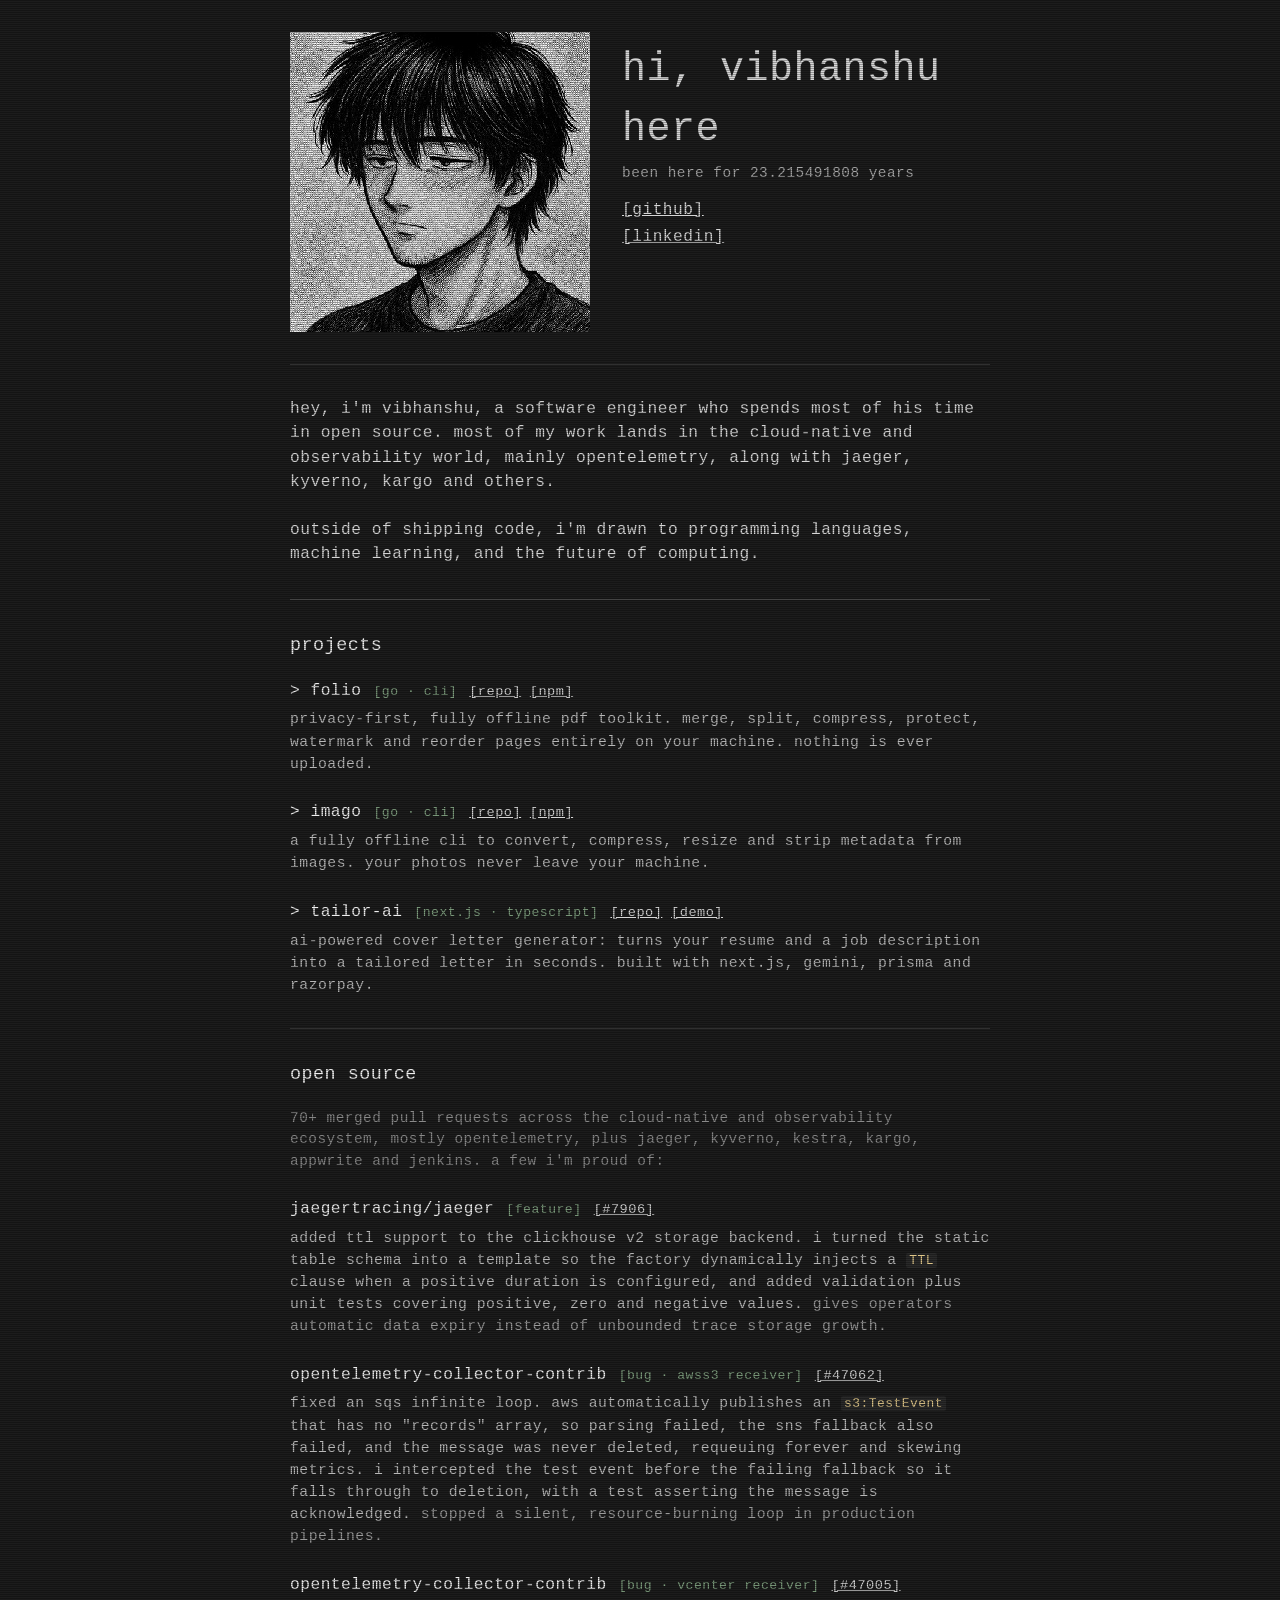
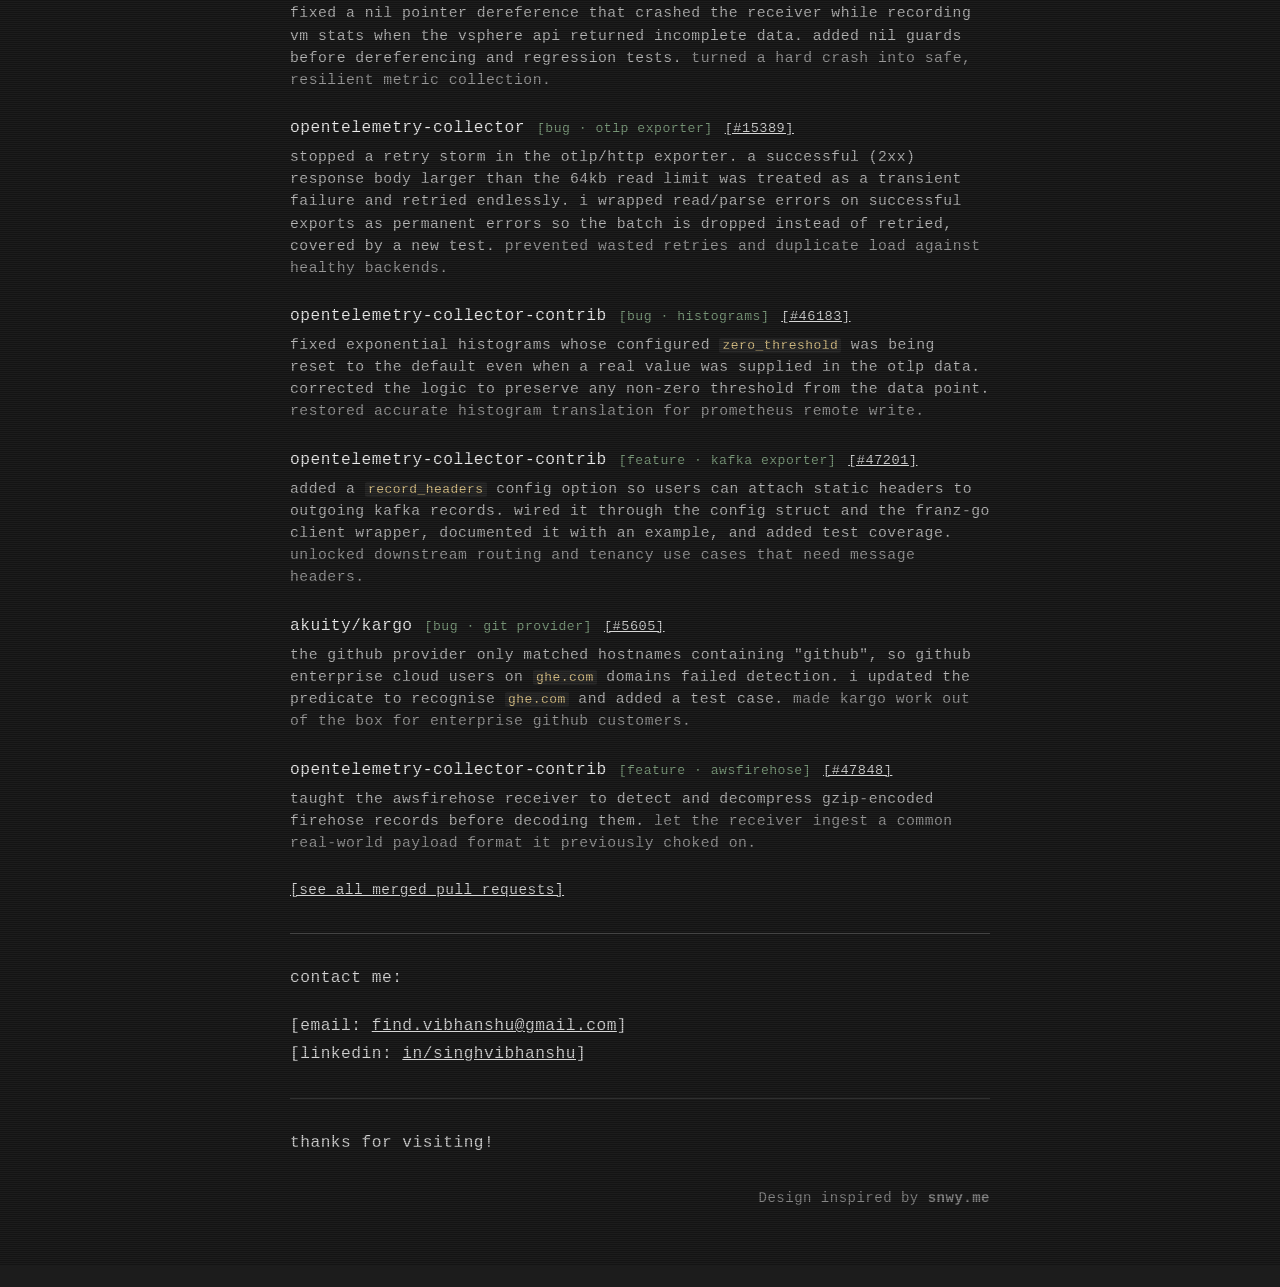
<file: index.html>
<!DOCTYPE html>

<html lang="en">
<head>
<meta charset="UTF-8">
<meta name="viewport" content="width=device-width, initial-scale=1.0">
<title>Vibhanshu Singh | Software Engineer</title>
<meta name="description" content="Vibhanshu Singh, software engineer interested in open-source, programming languages, machine learning, and the future of computing.">
<link rel="icon" type="image/png" href="favicon.png">

<!-- Open Graph / social preview -->
<meta property="og:type" content="website">
<meta property="og:title" content="Vibhanshu Singh | Software Engineer">
<meta property="og:description" content="Software engineer interested in open-source, programming languages, and machine learning.">
<meta property="og:image" content="https://singhvibhanshu.github.io/profile.jpg">
<meta property="og:url" content="https://singhvibhanshu.github.io/">
<meta name="twitter:card" content="summary">

<link rel="preconnect" href="https://fonts.googleapis.com">
<link rel="preconnect" href="https://fonts.gstatic.com" crossorigin>

<style>
body {
    background-color: #1c1c1c;
    color: #d7d7d7;
    font-family: 'Cutive Mono', monospace;
    font-size: 16.2px;
    letter-spacing: 0.5px;
    line-height: 1.5;
    margin: 0;
    padding: 2rem;
    min-height: 100vh;
    position: relative;
    overflow-x: hidden;
}

body::after {
    content: "";
    position: absolute;
    top: 0;
    left: 0;
    right: 0;
    bottom: 0;
    background: repeating-linear-gradient(
        0deg,
        rgba(0,0,0,0.3),
        rgba(0,0,0,0.3) 1px,
        transparent 1px,
        transparent 2px
    );
    pointer-events: none;
    z-index: 1000;
}

.container {
    max-width: 700px;
    width: 100%;
    margin: auto;
}

.header {
    display: flex;
    align-items: flex-start;
    margin-bottom: 2rem;
    gap: 2rem;
}

.profile-img {
    width: 300px;
    height: 300px;
    image-rendering: pixelated;
    filter: grayscale(1) contrast(1.2);
}

.header-info {
    display: flex;
    flex-direction: column;
    padding-top: 0.5rem;
}

.header-info h1 {
    margin: 0;
    font-size: 2.5rem;
    font-weight: normal;
}

.life-line {
    margin: 0.2rem 0 0.8rem 0;
    font-size: 0.9rem;
    color: #a8a8a8;
}

a {
    color: #d7d7d7;
    text-decoration: underline;
}

.nav-links {
    padding: 0;
    margin: 0;
    list-style: none;
}

.nav-links li {
    margin-bottom: 0.2rem;
}

p {
    margin-top: 0;
    margin-bottom: 1.5rem;
}

hr {
    border: none;
    height: 1px;
    background-color: #444;
    margin: 2rem 0;
}

.contact-info {
    list-style: none;
    padding: 0;
}

.contact-info li {
    margin-bottom: 0.2rem;
}

.section-title {
    font-size: 1.15rem;
    color: #f0f0f0;
    margin: 0 0 1.2rem 0;
    font-weight: normal;
}

.entry {
    margin-bottom: 1.6rem;
}

.entry-head {
    display: flex;
    flex-wrap: wrap;
    align-items: baseline;
    gap: 0.5rem 0.75rem;
    margin-bottom: 0.35rem;
}

.entry-name {
    color: #f0f0f0;
}

.entry-tags {
    color: #7f9f7f;
    font-size: 0.82rem;
}

.entry-links {
    font-size: 0.85rem;
}

.entry-desc {
    margin: 0;
    color: #b8b8b8;
    font-size: 0.92rem;
}

.entry-desc .impact {
    color: #9a9a9a;
}

.muted {
    color: #8a8a8a;
    font-size: 0.9rem;
}

code {
    background-color: #2a2a2a;
    color: #e0c78a;
    padding: 0 0.25em;
    border-radius: 2px;
    font-size: 0.88em;
}

.credits {
    text-align: right;
    font-size: 14px;
    color: #888;
    margin-top: 2rem;
}

@media (max-width: 600px) {
    body {
        padding: 1rem;
    }

    .header {
        flex-direction: column;
        align-items: center;
        text-align: center;
        gap: 1rem;
    }

    .header-info {
        padding-top: 0;
    }

    .header-info h1 {
        font-size: 2rem;
    }

    .credits {
        text-align: center;
    }
}
</style>

</head>

<body>

<div class="container">

<header class="header">

<img src="profile.jpg" alt="Vibhanshu Singh" class="profile-img" width="300" height="300"
onerror="this.onerror=null;this.src='https://placehold.co/300x300/1a1a1a/dcdcdc?text=singhvibhanshu';">

<div class="header-info">

<h1>hi, vibhanshu here</h1>

<p class="life-line">
been here for <span id="ageTimer">calculating...</span> years
</p>

<ul class="nav-links">
<li><a href="https://github.com/singhvibhanshu" target="_blank" rel="noopener">[github]</a></li>
<li><a href="https://www.linkedin.com/in/singhvibhanshu" target="_blank" rel="noopener">[linkedin]</a></li>
</ul>

</div>
</header>

<hr>

<main>

<p>hey, i'm vibhanshu, a software engineer who spends most of his time in open source. most of my work lands in the cloud-native and observability world, mainly opentelemetry, along with jaeger, kyverno, kargo and others.</p>

<p>outside of shipping code, i'm drawn to programming languages, machine learning, and the future of computing.</p>

<hr>

<h2 class="section-title">projects</h2>

<div class="entry">
<div class="entry-head">
<span class="entry-name">&gt; folio</span>
<span class="entry-tags">[go · cli]</span>
<span class="entry-links"><a href="https://github.com/singhvibhanshu/folio" target="_blank" rel="noopener">[repo]</a> <a href="https://www.npmjs.com/package/@singhvibhanshu/folio" target="_blank" rel="noopener">[npm]</a></span>
</div>
<p class="entry-desc">privacy-first, fully offline pdf toolkit. merge, split, compress, protect, watermark and reorder pages entirely on your machine. nothing is ever uploaded.</p>
</div>

<div class="entry">
<div class="entry-head">
<span class="entry-name">&gt; imago</span>
<span class="entry-tags">[go · cli]</span>
<span class="entry-links"><a href="https://github.com/singhvibhanshu/imago" target="_blank" rel="noopener">[repo]</a> <a href="https://www.npmjs.com/package/@singhvibhanshu/imago" target="_blank" rel="noopener">[npm]</a></span>
</div>
<p class="entry-desc">a fully offline cli to convert, compress, resize and strip metadata from images. your photos never leave your machine.</p>
</div>

<div class="entry">
<div class="entry-head">
<span class="entry-name">&gt; tailor-ai</span>
<span class="entry-tags">[next.js · typescript]</span>
<span class="entry-links"><a href="https://github.com/singhvibhanshu/tailor-ai" target="_blank" rel="noopener">[repo]</a> <a href="https://tailor-ai-3b5a.onrender.com/" target="_blank" rel="noopener">[demo]</a></span>
</div>
<p class="entry-desc">ai-powered cover letter generator: turns your resume and a job description into a tailored letter in seconds. built with next.js, gemini, prisma and razorpay.</p>
</div>

<hr>

<h2 class="section-title">open source</h2>

<p class="muted">70+ merged pull requests across the cloud-native and observability ecosystem, mostly opentelemetry, plus jaeger, kyverno, kestra, kargo, appwrite and jenkins. a few i'm proud of:</p>

<div class="entry">
<div class="entry-head">
<span class="entry-name">jaegertracing/jaeger</span>
<span class="entry-tags">[feature]</span>
<span class="entry-links"><a href="https://github.com/jaegertracing/jaeger/pull/7906" target="_blank" rel="noopener">[#7906]</a></span>
</div>
<p class="entry-desc">added ttl support to the clickhouse v2 storage backend. i turned the static table schema into a template so the factory dynamically injects a <code>TTL</code> clause when a positive duration is configured, and added validation plus unit tests covering positive, zero and negative values. <span class="impact">gives operators automatic data expiry instead of unbounded trace storage growth.</span></p>
</div>

<div class="entry">
<div class="entry-head">
<span class="entry-name">opentelemetry-collector-contrib</span>
<span class="entry-tags">[bug · awss3 receiver]</span>
<span class="entry-links"><a href="https://github.com/open-telemetry/opentelemetry-collector-contrib/pull/47062" target="_blank" rel="noopener">[#47062]</a></span>
</div>
<p class="entry-desc">fixed an sqs infinite loop. aws automatically publishes an <code>s3:TestEvent</code> that has no "records" array, so parsing failed, the sns fallback also failed, and the message was never deleted, requeuing forever and skewing metrics. i intercepted the test event before the failing fallback so it falls through to deletion, with a test asserting the message is acknowledged. <span class="impact">stopped a silent, resource-burning loop in production pipelines.</span></p>
</div>

<div class="entry">
<div class="entry-head">
<span class="entry-name">opentelemetry-collector-contrib</span>
<span class="entry-tags">[bug · vcenter receiver]</span>
<span class="entry-links"><a href="https://github.com/open-telemetry/opentelemetry-collector-contrib/pull/47005" target="_blank" rel="noopener">[#47005]</a></span>
</div>
<p class="entry-desc">fixed a nil pointer dereference that crashed the receiver while recording vm stats when the vsphere api returned incomplete data. added nil guards before dereferencing and regression tests. <span class="impact">turned a hard crash into safe, resilient metric collection.</span></p>
</div>

<div class="entry">
<div class="entry-head">
<span class="entry-name">opentelemetry-collector</span>
<span class="entry-tags">[bug · otlp exporter]</span>
<span class="entry-links"><a href="https://github.com/open-telemetry/opentelemetry-collector/pull/15389" target="_blank" rel="noopener">[#15389]</a></span>
</div>
<p class="entry-desc">stopped a retry storm in the otlp/http exporter. a successful (2xx) response body larger than the 64kb read limit was treated as a transient failure and retried endlessly. i wrapped read/parse errors on successful exports as permanent errors so the batch is dropped instead of retried, covered by a new test. <span class="impact">prevented wasted retries and duplicate load against healthy backends.</span></p>
</div>

<div class="entry">
<div class="entry-head">
<span class="entry-name">opentelemetry-collector-contrib</span>
<span class="entry-tags">[bug · histograms]</span>
<span class="entry-links"><a href="https://github.com/open-telemetry/opentelemetry-collector-contrib/pull/46183" target="_blank" rel="noopener">[#46183]</a></span>
</div>
<p class="entry-desc">fixed exponential histograms whose configured <code>zero_threshold</code> was being reset to the default even when a real value was supplied in the otlp data. corrected the logic to preserve any non-zero threshold from the data point. <span class="impact">restored accurate histogram translation for prometheus remote write.</span></p>
</div>

<div class="entry">
<div class="entry-head">
<span class="entry-name">opentelemetry-collector-contrib</span>
<span class="entry-tags">[feature · kafka exporter]</span>
<span class="entry-links"><a href="https://github.com/open-telemetry/opentelemetry-collector-contrib/pull/47201" target="_blank" rel="noopener">[#47201]</a></span>
</div>
<p class="entry-desc">added a <code>record_headers</code> config option so users can attach static headers to outgoing kafka records. wired it through the config struct and the franz-go client wrapper, documented it with an example, and added test coverage. <span class="impact">unlocked downstream routing and tenancy use cases that need message headers.</span></p>
</div>

<div class="entry">
<div class="entry-head">
<span class="entry-name">akuity/kargo</span>
<span class="entry-tags">[bug · git provider]</span>
<span class="entry-links"><a href="https://github.com/akuity/kargo/pull/5605" target="_blank" rel="noopener">[#5605]</a></span>
</div>
<p class="entry-desc">the github provider only matched hostnames containing "github", so github enterprise cloud users on <code>ghe.com</code> domains failed detection. i updated the predicate to recognise <code>ghe.com</code> and added a test case. <span class="impact">made kargo work out of the box for enterprise github customers.</span></p>
</div>

<div class="entry">
<div class="entry-head">
<span class="entry-name">opentelemetry-collector-contrib</span>
<span class="entry-tags">[feature · awsfirehose]</span>
<span class="entry-links"><a href="https://github.com/open-telemetry/opentelemetry-collector-contrib/pull/47848" target="_blank" rel="noopener">[#47848]</a></span>
</div>
<p class="entry-desc">taught the awsfirehose receiver to detect and decompress gzip-encoded firehose records before decoding them. <span class="impact">let the receiver ingest a common real-world payload format it previously choked on.</span></p>
</div>

<p class="muted"><a href="https://github.com/search?q=is%3Apr+author%3Asinghvibhanshu+is%3Amerged&type=pullrequests" target="_blank" rel="noopener">[see all merged pull requests]</a></p>

<hr>

<p>contact me:</p>

<ul class="contact-info">
<li>[email: <a href="mailto:find.vibhanshu@gmail.com">find.vibhanshu@gmail.com</a>]</li>
<li>[linkedin: <a href="https://www.linkedin.com/in/singhvibhanshu" target="_blank" rel="noopener">in/singhvibhanshu</a>]</li>
</ul>

<hr>

<p>thanks for visiting!</p>

</main>

<footer class="credits">
<p>Design inspired by <b>snwy.me</b></p>
</footer>

</div>

<script>

const birthDate = new Date("2003-09-18T00:44:00+05:30");
const msInYear = 365.2425 * 24 * 60 * 60 * 1000;
const ageEl = document.getElementById("ageTimer");

function ageValue() {
    return ((new Date() - birthDate) / msInYear).toFixed(9);
}

const reduceMotion = window.matchMedia("(prefers-reduced-motion: reduce)").matches;

if (reduceMotion) {
    // Show a stable value without the rapidly-ticking decimals.
    ageEl.textContent = (Math.floor(parseFloat(ageValue()) * 10) / 10).toFixed(1);
} else {
    // requestAnimationFrame pauses automatically when the tab is hidden.
    (function tick() {
        ageEl.textContent = ageValue();
        requestAnimationFrame(tick);
    })();
}

</script>

</body>
</html>
</file>
